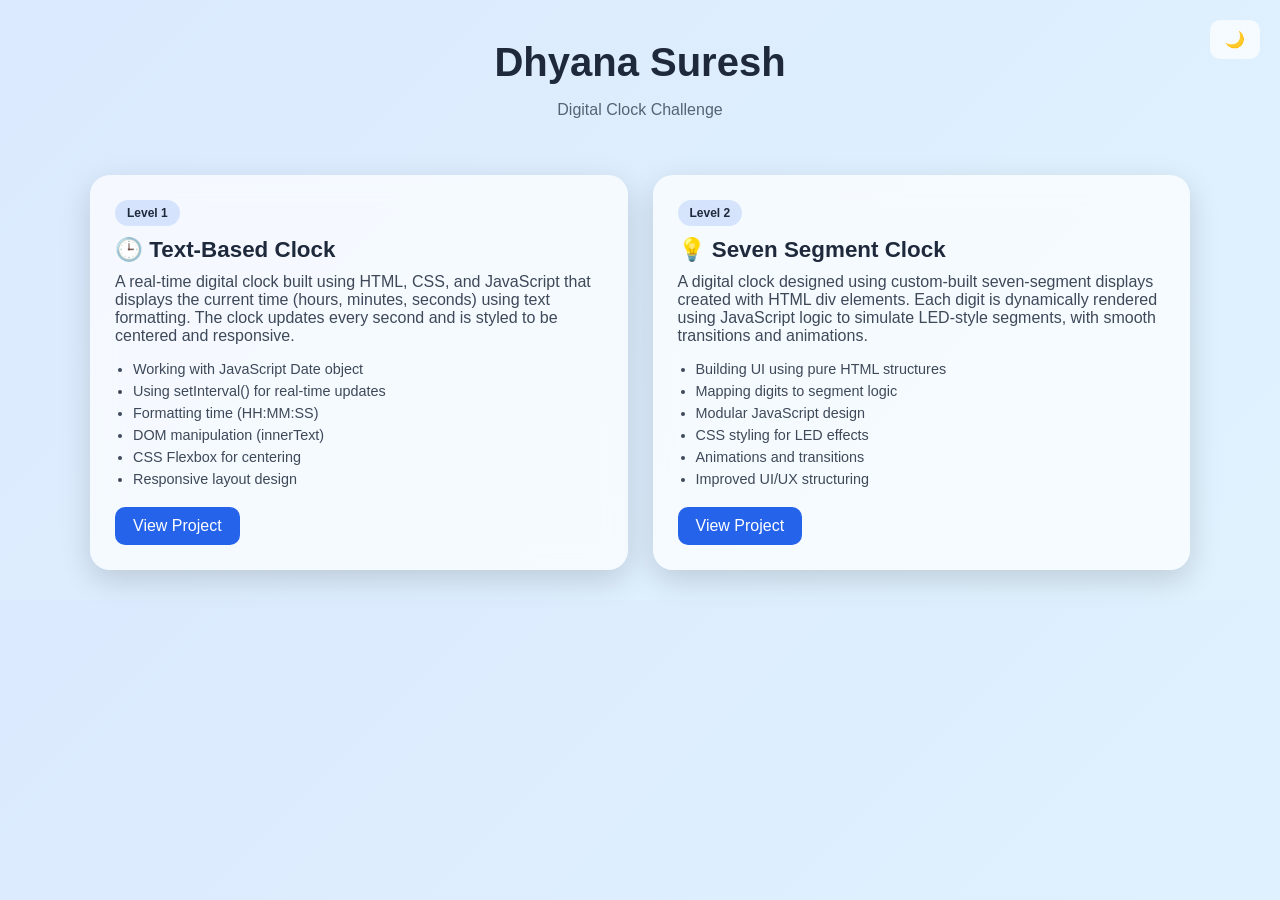
<file: index.html>
<!DOCTYPE html>
<html lang="en">
<head>
<meta charset="UTF-8">
<meta name="viewport" content="width=device-width, initial-scale=1.0">
<title>Dhyana Suresh | Clock Projects</title>

<style>
  :root {
    --bg: linear-gradient(135deg, #dbeafe, #e0f2fe);
    --card: rgba(255,255,255,0.7);
    --text: #1e293b;
    --accent: #2563eb;
  }

  body.dark {
    --bg: linear-gradient(135deg, #0f172a, #1e293b);
    --card: rgba(30,41,59,0.7);
    --text: #f1f5f9;
    --accent: #3b82f6;
  }

  body {
    margin: 0;
    font-family: 'Segoe UI', sans-serif;
    background: var(--bg);
    color: var(--text);
    transition: 0.3s;
  }

  header {
    text-align: center;
    padding: 40px 20px 10px;
  }

  header h1 {
    margin: 0;
    font-size: 2.5rem;
  }

  header p {
    opacity: 0.7;
  }

  .toggle {
    position: absolute;
    top: 20px;
    right: 20px;
    cursor: pointer;
    background: var(--card);
    padding: 10px 15px;
    border-radius: 10px;
    backdrop-filter: blur(10px);
  }

  .container {
    display: grid;
    grid-template-columns: repeat(auto-fit, minmax(320px, 1fr));
    gap: 25px;
    padding: 30px;
    max-width: 1100px;
    margin: auto;
  }

  .card {
    backdrop-filter: blur(15px);
    background: var(--card);
    border-radius: 20px;
    padding: 25px;
    box-shadow: 0 10px 30px rgba(0,0,0,0.15);
    transition: 0.3s;
  }

  .card:hover {
    transform: translateY(-8px) scale(1.02);
  }

  .level {
    font-size: 0.75rem;
    padding: 6px 12px;
    border-radius: 20px;
    background: rgba(37,99,235,0.15);
    display: inline-block;
    margin-bottom: 10px;
    font-weight: 600;
  }

  .title {
    font-size: 1.4rem;
    font-weight: bold;
    margin-bottom: 10px;
  }

  .desc {
    opacity: 0.85;
    margin-bottom: 15px;
  }

  ul {
    padding-left: 18px;
    margin-bottom: 20px;
  }

  ul li {
    font-size: 0.9rem;
    margin-bottom: 6px;
    opacity: 0.85;
  }

  .btn {
    text-decoration: none;
    padding: 10px 18px;
    background: var(--accent);
    color: white;
    border-radius: 10px;
    font-weight: 500;
    transition: 0.3s;
    display: inline-block;
  }

  .btn:hover {
    opacity: 0.85;
  }

  footer {
    text-align: center;
    padding: 20px;
    font-size: 0.9rem;
    opacity: 0.6;
  }
</style>
</head>

<body>

<div class="toggle" onclick="toggleMode()">🌙</div>

<header>
  <h1>Dhyana Suresh</h1>
  <p>Digital Clock Challenge</p>
</header>

<div class="container">

  <!-- LEVEL 1 -->
  <div class="card">
    <div class="level">Level 1</div>
    <div class="title">🕒 Text-Based Clock</div>

    <div class="desc">
      A real-time digital clock built using HTML, CSS, and JavaScript that displays the current time (hours, minutes, seconds) using text formatting. The clock updates every second and is styled to be centered and responsive.
    </div>

    <ul>
      <li>Working with JavaScript Date object</li>
      <li>Using setInterval() for real-time updates</li>
      <li>Formatting time (HH:MM:SS)</li>
      <li>DOM manipulation (innerText)</li>
      <li>CSS Flexbox for centering</li>
      <li>Responsive layout design</li>
    </ul>

    <a class="btn" href="text-clock/index.html">View Project</a>
  </div>

  <!-- LEVEL 2 -->
  <div class="card">
    <div class="level">Level 2</div>
    <div class="title">💡 Seven Segment Clock</div>

    <div class="desc">
      A digital clock designed using custom-built seven-segment displays created with HTML div elements. Each digit is dynamically rendered using JavaScript logic to simulate LED-style segments, with smooth transitions and animations.
    </div>

    <ul>
      <li>Building UI using pure HTML structures</li>
      <li>Mapping digits to segment logic</li>
      <li>Modular JavaScript design</li>
      <li>CSS styling for LED effects</li>
      <li>Animations and transitions</li>
      <li>Improved UI/UX structuring</li>
    </ul>

    <a class="btn" href="seven-segment-clock/index.html">View Project</a>
  </div>

</div>


<script>
function toggleMode() {
  document.body.classList.toggle("dark");
}
</script>

</body>
</html>
</file>
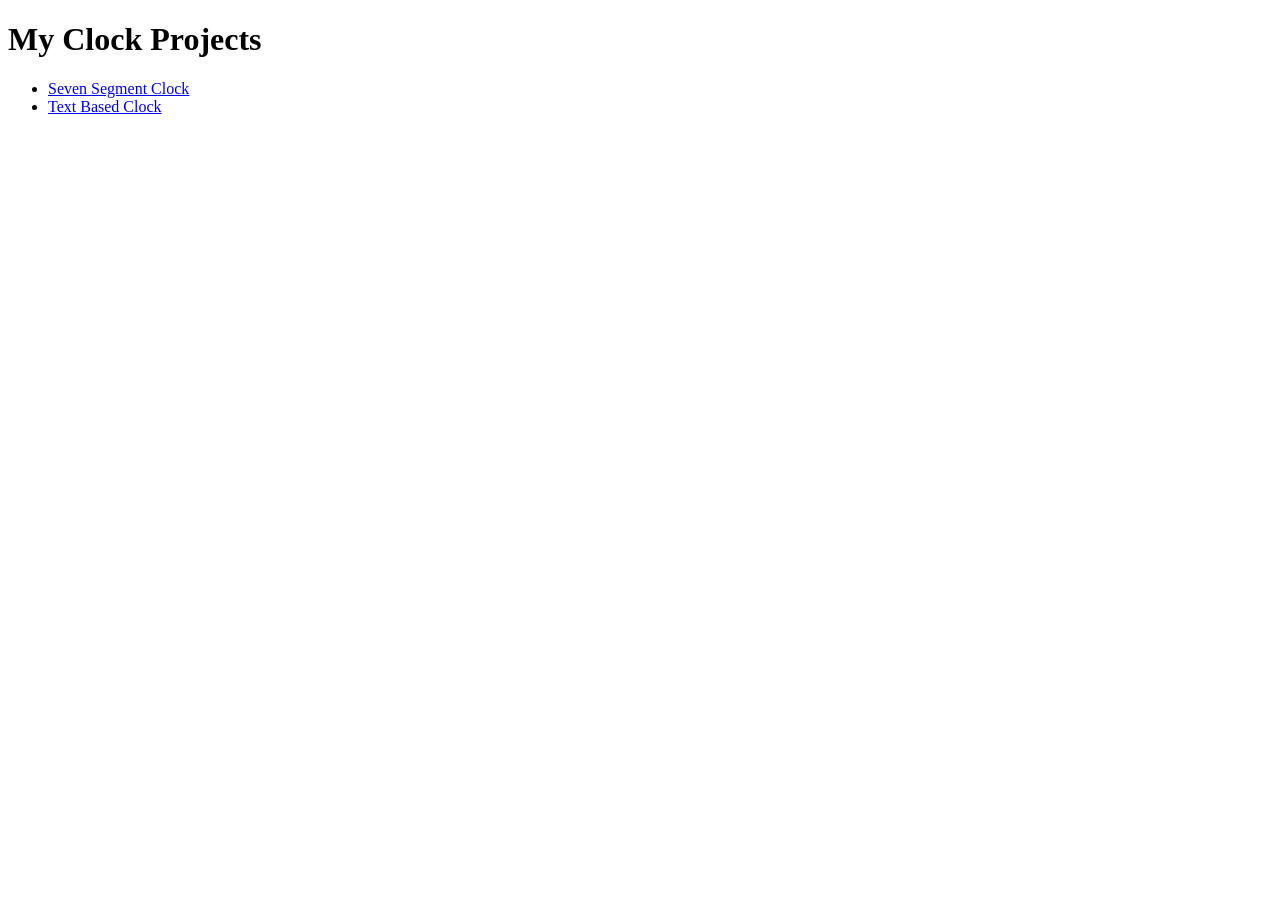
<file: landingindex.html>
<!DOCTYPE html>
<html>
<head>
  <title>Dhyana Projects</title>
</head>
<body>

<h1>My Clock Projects</h1>

<ul>
  <li><a href="/seven-segment-clock/">Seven Segment Clock</a></li>
  <li><a href="/text-clock/">Text Based Clock</a></li>
</ul>

</body>
</html>
</file>
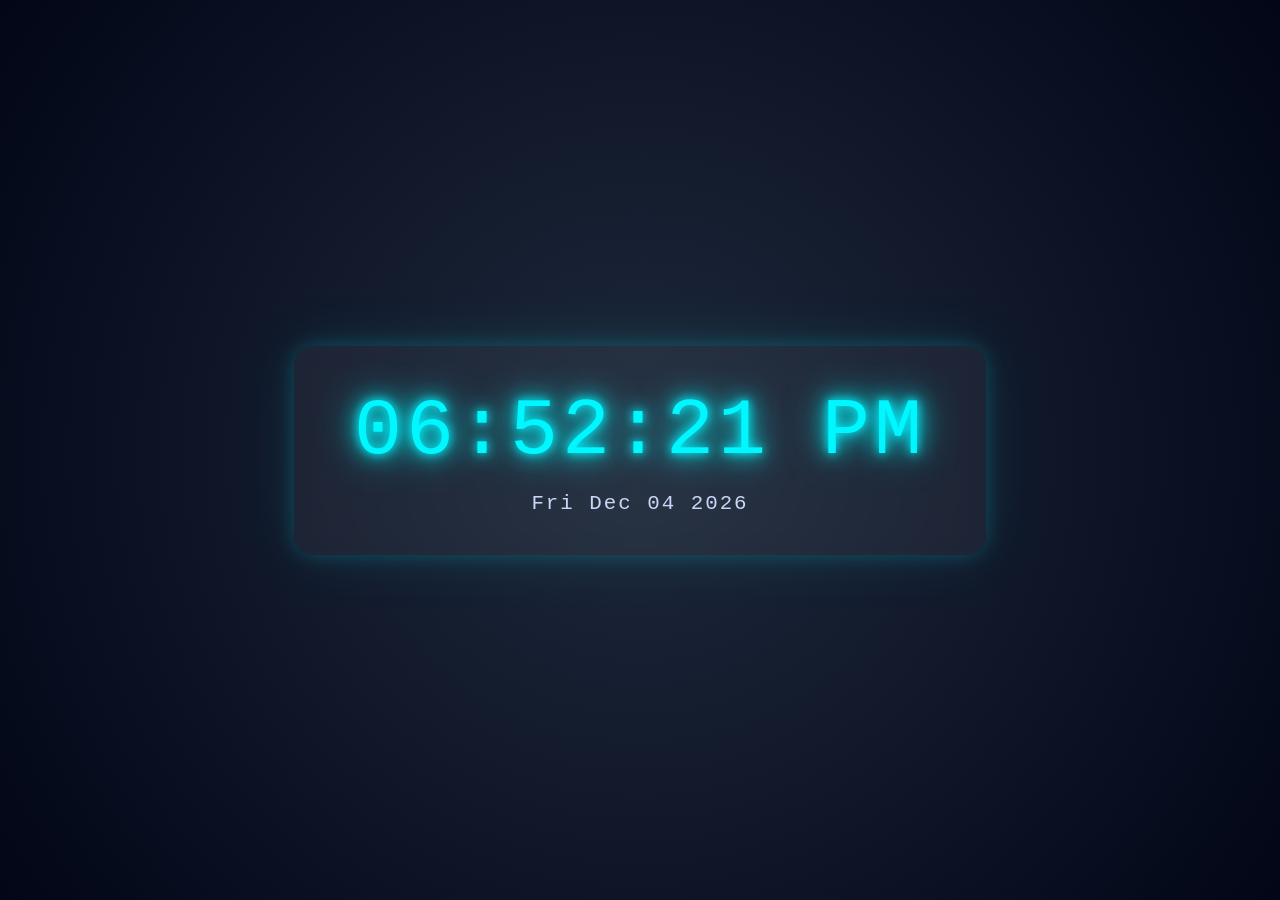
<file: Level-1-Text-based-clock.html>
<!DOCTYPE html>
<html lang="en">
<head>
  <meta charset="UTF-8">
  <title>Text Clock</title>

  <style>
    /* Reset */
    * {
      box-sizing: border-box;
    }

    body {
      margin: 0;
      height: 100vh;

      display: flex;
      justify-content: center;
      align-items: center;

      background: radial-gradient(circle at center, #1e293b, #020617);
      font-family: 'Courier New', monospace;
    }

    /* Glass Card Container */
    .container {
      text-align: center;
      padding: 40px 60px;
      border-radius: 20px;

      background: rgba(255, 255, 255, 0.05);
      backdrop-filter: blur(10px);

      box-shadow: 
        0 0 20px rgba(0, 247, 255, 0.2),
        0 0 60px rgba(0, 247, 255, 0.1);
    }

    /* Clock */
    #clock {
      font-size: 5rem;
      color: #00f7ff;
      letter-spacing: 4px;

      text-shadow: 
        0 0 10px #00f7ff,
        0 0 20px #00f7ff,
        0 0 40px #00f7ff;

      transition: all 0.3s ease;
    }

    /* Date */
    #date {
      margin-top: 15px;
      font-size: 1.3rem;
      color: #cbd5f5;
      letter-spacing: 2px;
    }

    /* Subtle animation */
    #clock:hover {
      transform: scale(1.05);
      text-shadow: 
        0 0 20px #00f7ff,
        0 0 40px #00f7ff,
        0 0 80px #00f7ff;
    }

    /* Responsive */
    @media (max-width: 600px) {
      #clock {
        font-size: 3rem;
      }

      .container {
        padding: 25px 30px;
      }
    }
  </style>
</head>

<body>

  <div class="container">
    <div id="clock">00:00:00</div>
    <div id="date"></div>
  </div>
  
  <script>
    function updateClock() { //function clock
      const now = new Date(); //object now contains new Date which is Date Obj of JS ... by default automatically contains (Day , Month , Yr) Date + Time

      let hours = now.getHours();
      let minutes = now.getMinutes(); //extracting hrs, mins, secs ; now.getHours ( built in methods )
      let seconds = now.getSeconds();

      // AM/PM
      let ampm = hours >= 12 ? "PM" : "AM"; //ternary op

      // Convert to 12-hour format
      hours = hours % 12 || 12; 

      // Add leading zeros
      hours = String(hours).padStart(2, '0');
      minutes = String(minutes).padStart(2, '0');   //converts to String and until string reaches the target length(2) it'll add pad char (0)
      seconds = String(seconds).padStart(2, '0');

      // Update time DOM
      document.getElementById("clock").textContent =
        `${hours}:${minutes}:${seconds} ${ampm}`; //JS view of HTML

      // Update date DOM
      document.getElementById("date").textContent =
        now.toDateString(); //from Obj
    }

    // Run every second
    setInterval(updateClock, 1000); //updates every 1sec

    // Run immediately
    updateClock();
  </script>

</body>
</html>
</file>
